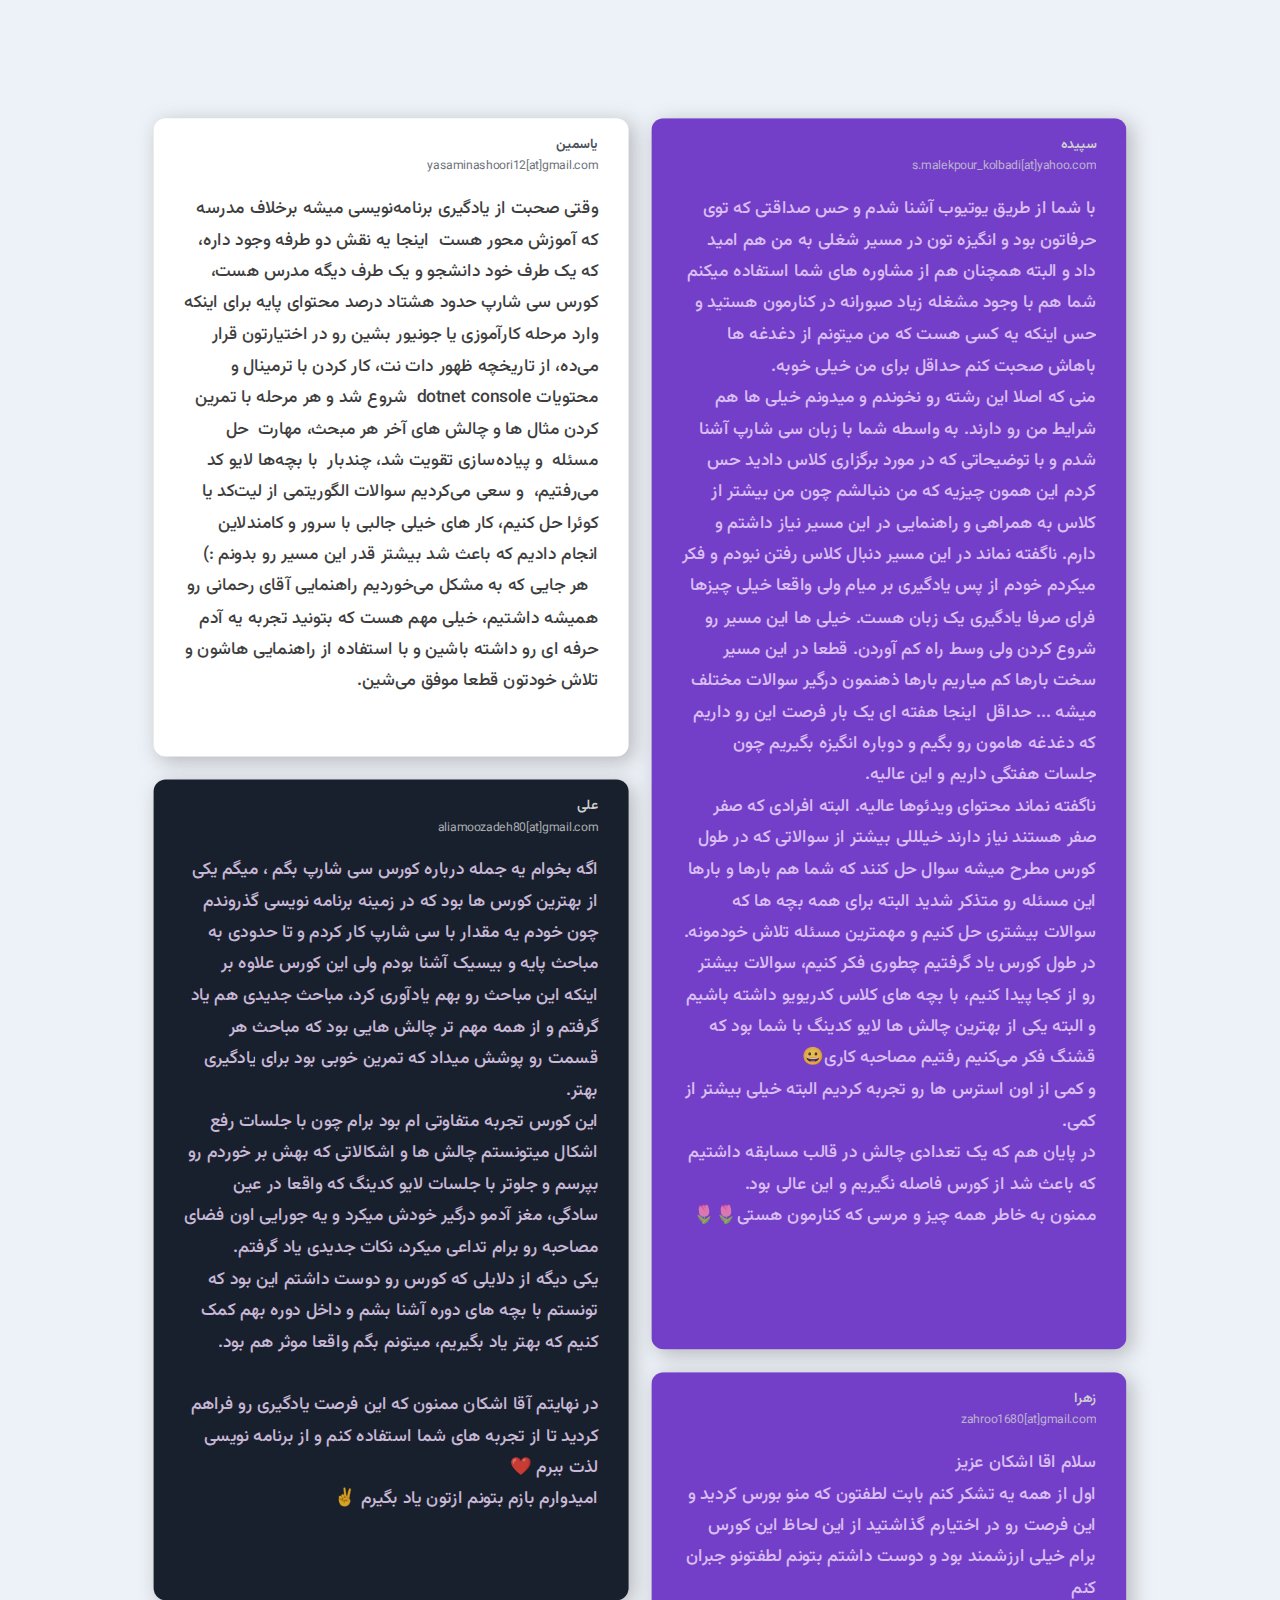
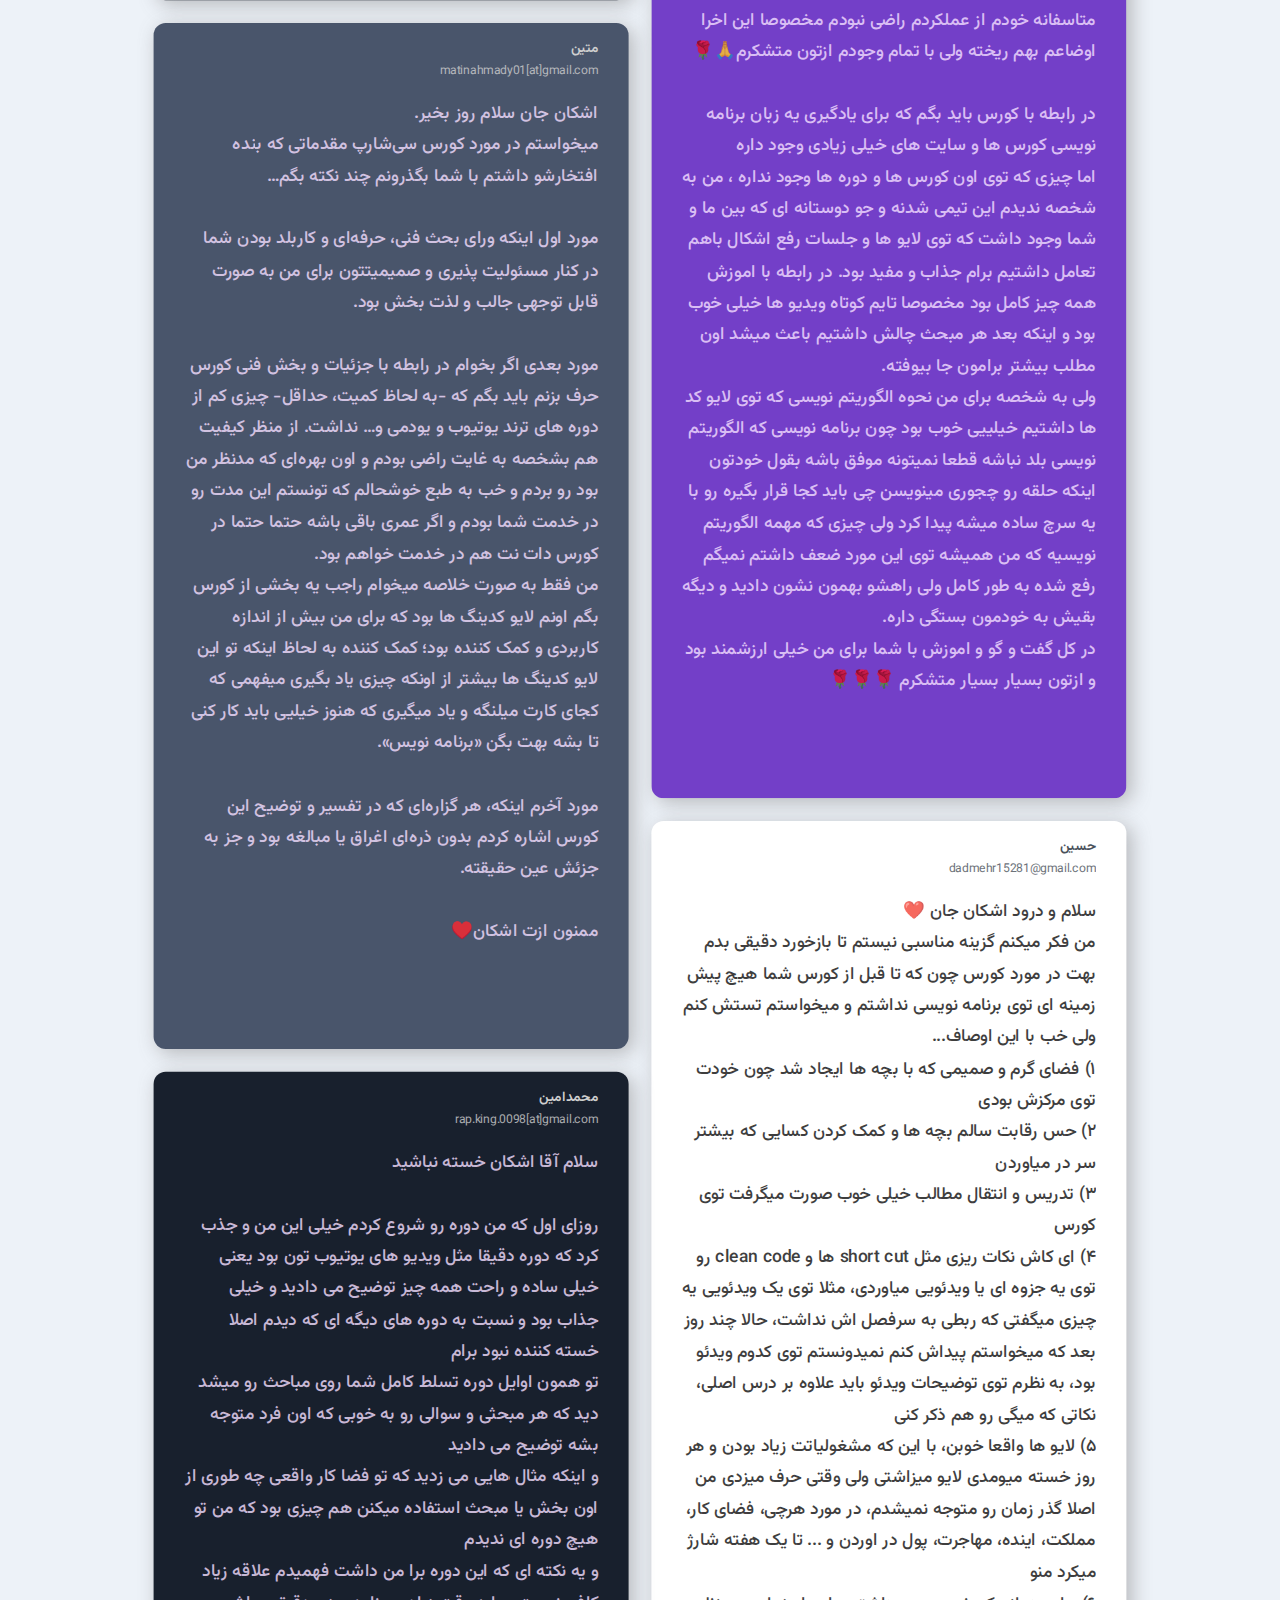
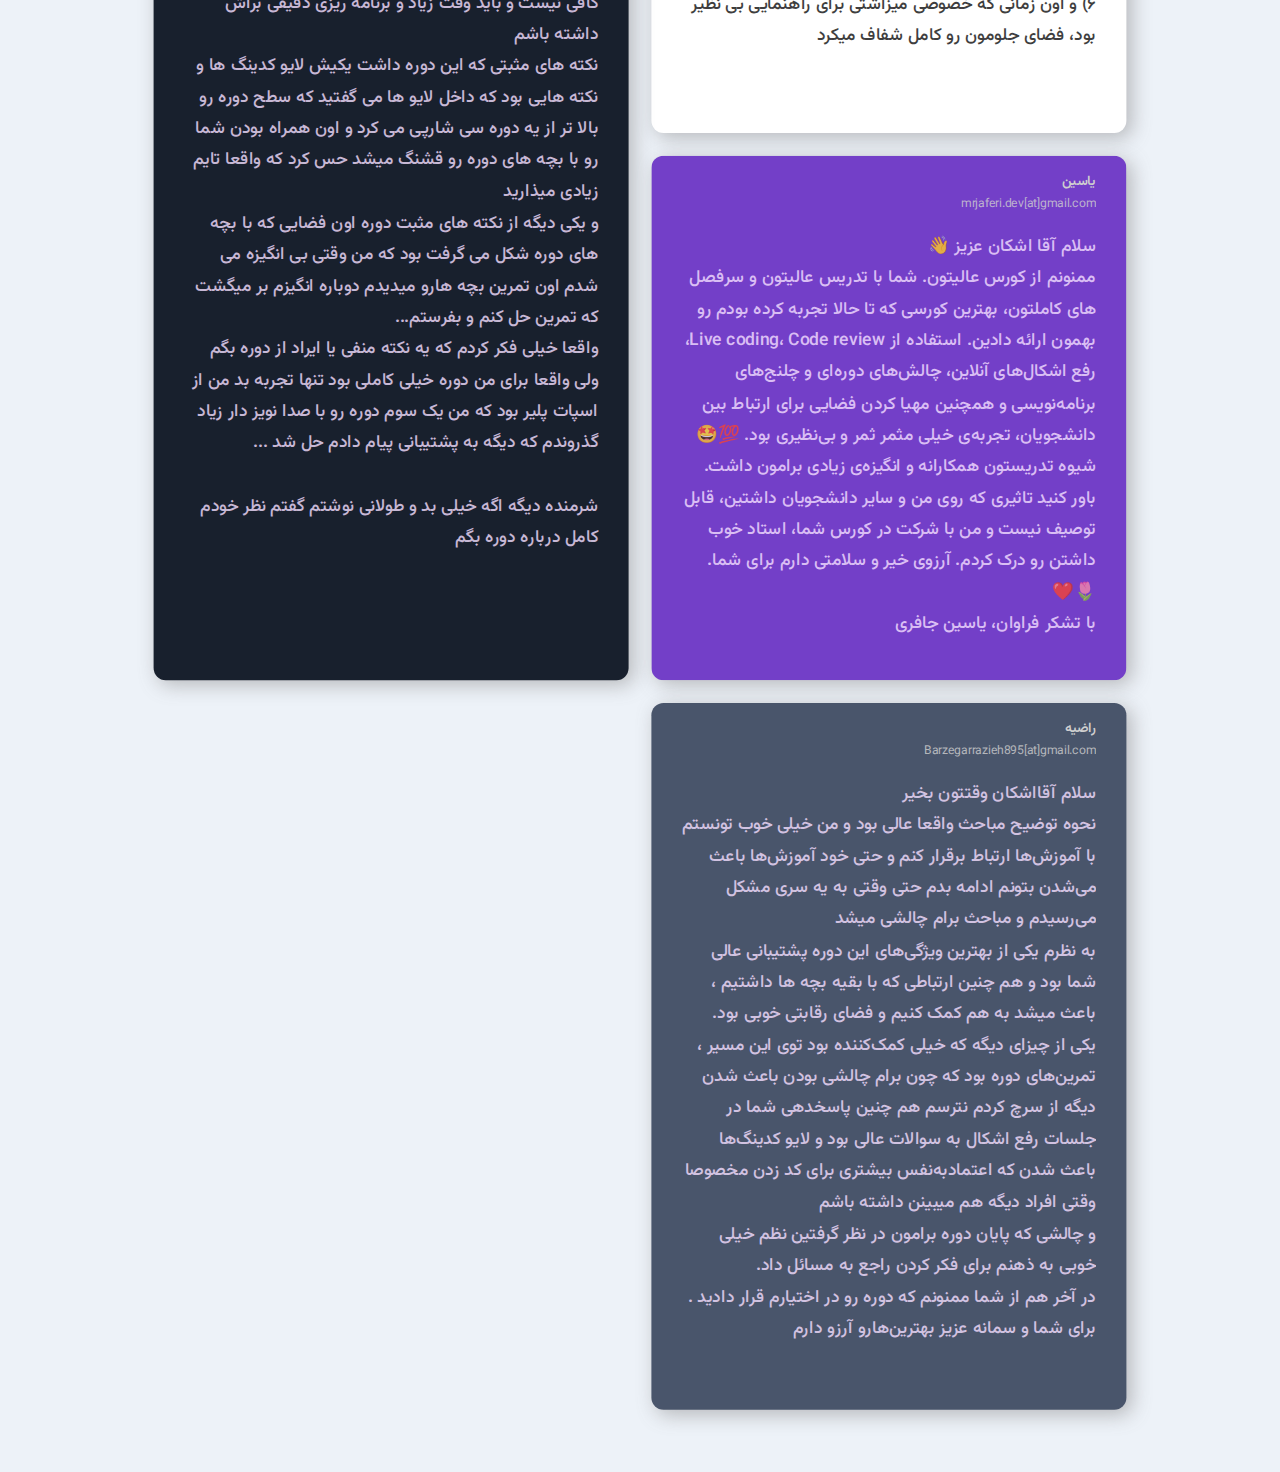
<file: term2/csharp/index.html>
<!DOCTYPE html>
<html lang="en">
  <head>
    <meta charset="UTF-8" />
    <meta name="viewport" content="width=device-width, initial-scale=1.0" />
    <meta name="description" content="Starter Course Testimonials ♥️" />
    <meta
      name="keywords"
      content="Samane, Yaghoobi, frontend developer, programming course"
    />
    <meta name="author" content="Samane Yaghoobi" />
    <meta property="og:title" content="Samane Yaghoobi" />
    <meta property="og:type" content="website" />
    <meta property="og:description" content="Starter Course Testimonials ♥️" />
    <meta
      property="og:image"
      content="https://raw.githubusercontent.com/SamaneYaghoobi/SamaneYaghoobi.github.io/main/SamaneYaghoobi.jpg"
    />
    <meta name="twitter:card" content="summary" />
    <meta name="twitter:title" content="Samane Yaghoobi" />
    <meta name="twitter:description" content="Starter Course Testimonials ♥️" />
    <meta
      name="twitter:image"
      content="https://raw.githubusercontent.com/SamaneYaghoobi/SamaneYaghoobi.github.io/main/SamaneYaghoobi.jpg"
    />

    <link rel="stylesheet" type="text/css" href="style.css" />
    <link rel="icon" type="image/x-icon" href="../favicon.ico" />

    <link rel="preconnect" href="https://fonts.googleapis.com" />
    <link rel="preconnect" href="https://fonts.gstatic.com" crossorigin />
    <link
      href="https://fonts.googleapis.com/css2?family=Vazirmatn:wght@500;600&display=swap"
      rel="stylesheet"
    />
    <title>Starter Course Testimonials ♥️</title>
  </head>
  <body>
    <div class="grid">
      <div class="back-purple container">
        <div class="content">
          <div class="userdetails">
            <div class="detbox">
              <p class="name">سپیده</p>
              <p class="designation">s.malekpour_kolbadi[at]yahoo.com</p>
            </div>
          </div>
          <div class="review">
            <p>
              با شما از طریق یوتیوب آشنا شدم و حس صداقتی که توی حرفاتون بود و
              انگیزه تون در مسیر شغلی به من هم امید داد و البته همچنان هم از
              مشاوره های شما استفاده میکنم شما هم با وجود مشغله زیاد صبورانه در
              کنارمون هستید و حس اینکه یه کسی هست که من میتونم از دغدغه ها باهاش
              صحبت کنم حداقل برای من خیلی خوبه.
              <br />منی که اصلا این رشته رو نخوندم و میدونم خیلی ها هم شرایط من
              رو دارند. به واسطه شما با زبان سی شارپ آشنا شدم و با توضیحاتی که
              در مورد برگزاری کلاس دادید حس کردم این همون چیزیه که من دنبالشم
              چون من بیشتر از کلاس به همراهی و راهنمایی در این مسیر نیاز داشتم و
              دارم. ناگفته نماند در این مسیر دنبال کلاس رفتن نبودم و فکر میکردم
              خودم از پس یادگیری بر میام ولی واقعا خیلی چیزها فرای صرفا یادگیری
              یک زبان هست. خیلی ها این مسیر رو شروع کردن ولی وسط راه کم آوردن.
              قطعا در این مسیر سخت بارها کم میاریم بارها ذهنمون درگیر سوالات
              مختلف میشه ... حداقل  اینجا هفته ای یک بار فرصت این رو داریم که
              دغدغه هامون رو بگیم و دوباره انگیزه بگیریم چون جلسات هفتگی داریم و
              این عالیه. <br />
              ناگفته نماند محتوای ویدئوها عالیه. البته افرادی که صفر صفر هستند
              نیاز دارند خیلللی بیشتر از سوالاتی که در طول کورس مطرح میشه سوال
              حل کنند که شما هم بارها و بارها این مسئله رو متذکر شدید البته برای
              همه بچه ها که سوالات بیشتری حل کنیم و مهمترین مسئله تلاش خودمونه.
              <br />
              در طول کورس یاد گرفتیم چطوری فکر کنیم، سوالات بیشتر رو از کجا پیدا
              کنیم، با بچه های کلاس کدریویو داشته باشیم و البته یکی از بهترین
              چالش ها لایو کدینگ با شما بود که قشنگ فکر می‌کنیم رفتیم مصاحبه
              کاری😀
              <br />
              و کمی از اون استرس ها رو تجربه کردیم البته خیلی بیشتر از کمی.
              <br />
              در پایان هم که یک تعدادی چالش در قالب مسابقه داشتیم که باعث شد از
              کورس فاصله نگیریم و این عالی بود. <br />
              ممنون به خاطر همه چیز و مرسی که کنارمون هستی🌷🌷
            </p>
          </div>
        </div>
      </div>
<!--     <div class="back-gray container">
        <div class="content">
          <div class="userdetails">
            <div class="detbox">
              <p class="name">محمد</p>
              <p class="designation">mohammadkhatibi7272[at]gmail.com</p>
            </div>
          </div>
          <div class="review">
            <p>
              سلام اشکان عزیز <br />
              دوره c# خوب بود <br />
              بخوام نکات مثبت شاخص دوره رو بشمارم<br />
              *تعاملی بودن دوره<br />
              <br />
              *کامیونیتی بچه ها تو ورودی اول همه عالی بودن و به هم دیگه انگیزه
              میدادن<br />
              <br />
              *محتوای دوره که پروژه محور و خوب بود.یه سری موارد مثل ترفندهای وی
              اس کد،اسنیپد کدها،کامند لاین و...به صورت پراکنده گفته شد که آشنایی
              با این موارد ابتدای کار عالی بود میتونستیم ساعت ها بریم داکیومنت
              بخونیم و ...تو هر مورد که دوس داشتیم عمیق تر بشیم
              <br /><br />
              *لایو های رفع اشکال حرف نداشت و نقش خوبی تو حفظ انگیزه بچه ها داشت
              <br /><br />

              *لایو کد ها عالی پیش رفت یه جورایی شبیه سازی فضای مصاحبه بود و شما
              با طرز فکر ها مختلف و با شرایط مصاحبه آشنا میشدی<br />
              ضمن اینکه اون رقابت بین بچه ها کارو فان کرده بود و همه منتظر لایو
              کد بعدی بودن😅
              <br />
              *مهمترین مورد این بود که شما حس میکنید مدرس دوره دنبال ایجاد یه
              خونواده برنامه نویس در کنار خودش هست و با دل و جون برای بهتر شدن
              مسیر برنامه نویسی و اهداف بچه ها تلاش میکنه
            </p>
          </div>
        </div>
      </div> -->
      <div class="back-light container">
        <div class="content">
          <div class="userdetails">
            <div class="detbox">
              <p class="name dark">یاسمین</p>
              <p class="designation dark">yasaminashoori12[at]gmail.com</p>
            </div>
          </div>
          <div class="review dark">
            <p>
              وقتی صحبت از یادگیری برنامه‌نویسی میشه برخلاف مدرسه که آموزش محور
              هست  اینجا یه نقش دو طرفه وجود داره، که یک طرف خود دانشجو و یک طرف
              دیگه مدرس هست،  کورس سی شارپ حدود هشتاد درصد محتوای پایه برای
              اینکه وارد مرحله کارآموزی یا جونیور بشین رو در اختیارتون قرار
              می‌ده، از تاریخچه ظهور دات نت، کار کردن با ترمینال و محتویات
              dotnet console  شروع شد و هر مرحله با تمرین کردن مثال ها و چالش
              های آخر هر مبحث، مهارت  حل مسئله  و پیاده‌سازی تقویت شد، چندبار 
              با بچه‌ها لایو کد می‌رفتیم،  و سعی می‌کردیم سوالات الگوریتمی از
              لیت‌کد یا کوئرا حل کنیم، کار های خیلی جالبی با سرور و کامندلاین
              انجام دادیم که باعث شد بیشتر قدر این مسیر رو بدونم :)<br />
                هر جایی که به مشکل می‌خوردیم راهنمایی آقای رحمانی رو همیشه
              داشتیم، خیلی مهم هست که بتونید تجربه یه آدم حرفه ای رو داشته باشین
              و با استفاده از راهنمایی هاشون و تلاش خودتون قطعا موفق می‌شین.
            </p>
          </div>
        </div>
      </div>
      <div class="back-dark container">
        <div class="content">
          <div class="userdetails">
            <div class="detbox">
              <p class="name">علی</p>
              <p class="designation">aliamoozadeh80[at]gmail.com</p>
            </div>
          </div>
          <div class="review">
            <p>
              اگه بخوام یه جمله درباره کورس سی شارپ بگم ، میگم یکی از بهترین
              کورس ها بود که در زمینه برنامه نویسی گذروندم چون خودم یه مقدار با
              سی شارپ کار کردم و تا حدودی به مباحث پایه و بیسیک آشنا بودم ولی
              این کورس علاوه بر اینکه این مباحث رو بهم یادآوری کرد، مباحث جدیدی
              هم یاد گرفتم و از همه مهم تر چالش هایی بود که مباحث هر قسمت رو
              پوشش میداد که تمرین خوبی بود برای یادگیری بهتر.<br />
              این کورس تجربه متفاوتی ام بود برام چون با جلسات رفع اشکال میتونستم
              چالش ها و اشکالاتی که بهش بر خوردم رو بپرسم و جلوتر با جلسات لایو
              کدینگ که واقعا در عین سادگی، مغز آدمو درگیر خودش میکرد و یه جورایی
              اون فضای مصاحبه رو برام تداعی میکرد، نکات جدیدی یاد گرفتم.<br />
              یکی دیگه از دلایلی که کورس رو دوست داشتم این بود که تونستم با بچه
              های دوره آشنا بشم و داخل دوره بهم کمک کنیم که بهتر یاد بگیریم،
              میتونم بگم واقعا موثر هم بود.<br /><br />

              در نهایتم آقا اشکان ممنون که این فرصت یادگیری رو فراهم کردید تا از
              تجربه های شما استفاده کنم و از برنامه نویسی لذت ببرم ❤️<br />
              امیدوارم بازم بتونم ازتون یاد بگیرم ✌️
            </p>
          </div>
        </div>
      </div>
      <div class="back-purple container">
        <div class="content">
          <div class="userdetails">
            <div class="detbox">
              <p class="name">زهرا</p>
              <p class="designation">zahroo1680[at]gmail.com</p>
            </div>
          </div>
          <div class="review">
            <p>
              سلام اقا اشکان عزیز<br />
              اول از همه یه تشکر کنم بابت لطفتون که منو بورس کردید و این فرصت رو
              در اختیارم گذاشتید از این لحاظ این کورس برام خیلی ارزشمند بود و
              دوست داشتم بتونم لطفتونو جبران کنم<br />
              متاسفانه خودم از عملکردم راضی نبودم مخصوصا این اخرا اوضاعم بهم
              ریخته ولی با تمام وجودم ازتون متشکرم🙏🌹
              <br /><br />
              در رابطه با کورس باید بگم که برای یادگیری یه زبان برنامه نویسی
              کورس ها و سایت های خیلی زیادی وجود داره <br />
              اما چیزی که توی اون کورس ها و دوره ها وجود نداره ، من به شخصه
              ندیدم این تیمی شدنه و جو دوستانه ای که بین ما و شما وجود داشت که
              توی لایو ها و جلسات رفع اشکال باهم تعامل داشتیم برام جذاب و مفید
              بود. در رابطه با اموزش همه چیز کامل بود مخصوصا تایم کوتاه ویدیو ها
              خیلی خوب بود و اینکه بعد هر مبحث چالش داشتیم باعث میشد اون مطلب
              بیشتر برامون جا بیوفته.<br />
              ولی به شخصه برای من نحوه الگوریتم نویسی که توی لایو کد ها داشتیم
              خیلییی خوب بود چون برنامه نویسی که الگوریتم نویسی بلد نباشه قطعا
              نمیتونه موفق باشه بقول خودتون اینکه حلقه رو چجوری مینویسن چی باید
              کجا قرار بگیره رو با یه سرچ ساده میشه پیدا کرد ولی چیزی که مهمه
              الگوریتم نویسیه که من همیشه توی این مورد ضعف داشتم نمیگم رفع شده
              به طور کامل ولی راهشو بهمون نشون دادید و دیگه بقیش به خودمون بستگی
              داره.<br />
              در کل گفت و گو و اموزش با شما برای من خیلی ارزشمند بود و ازتون
              بسیار بسیار متشکرم 🌹🌹🌹
            </p>
          </div>
        </div>
      </div>
      <div class="back-gray container">
        <div class="content">
          <div class="userdetails">
            <div class="detbox">
              <p class="name">متین</p>
              <p class="designation">matinahmady01[at]gmail.com</p>
            </div>
          </div>
          <div class="review">
            <p>
              اشکان جان سلام روز بخیر.<br />
              میخواستم در مورد کورس سی‌شارپ مقدماتی که بنده افتخارشو داشتم با
              شما بگذرونم چند نکته بگم…
              <br /><br />
              مورد اول اینکه ورای بحث فنی، حرفه‌ای و کاربلد بودن شما در کنار
              مسئولیت پذیری و صمیمیتتون برای من به صورت قابل توجهی جالب و لذت
              بخش بود.
              <br /><br />
              مورد بعدی اگر بخوام در رابطه با جزئیات و بخش فنی کورس حرف بزنم
              باید بگم که -به لحاظ کمیت، حداقل- چیزی کم از دوره های ترند یوتیوب
              و یودمی و… نداشت. از منظر کیفیت هم بشخصه به غایت راضی بودم و اون
              بهره‌ای که مدنظر من بود رو بردم و خب به طبع خوشحالم که تونستم این
              مدت رو در خدمت شما بودم و اگر عمری باقی باشه حتما حتما در کورس دات
              نت هم در خدمت خواهم بود.<br />
              من فقط به صورت خلاصه میخوام راجب یه بخشی از کورس بگم اونم لایو
              کدینگ ها بود که برای من بیش از اندازه کاربردی و کمک کننده بود؛ کمک
              کننده به لحاظ اینکه تو این لایو کدینگ ها بیشتر از اونکه چیزی یاد
              بگیری میفهمی که کجای کارت میلنگه و یاد میگیری که هنوز خیلیی باید
              کار کنی تا بشه بهت بگن «برنامه نویس».
              <br /><br />
              مورد آخرم اینکه، هر گزاره‌ای که در تفسیر و توضیح این کورس اشاره
              کردم بدون ذره‌ای اغراق یا مبالغه بود و جز به جزئش عین حقیقته.
              <br /><br />
              ممنون ازت اشکان♥️
            </p>
          </div>
        </div>
      </div>
      <div class="back-light container">
        <div class="content">
          <div class="userdetails">
            <div class="detbox">
              <p class="name dark">حسین</p>
              <p class="designation dark">dadmehr15281@gmail.com</p>
            </div>
          </div>
          <div class="review dark">
            <p>
              سلام و درود اشکان جان ❤️ <br />
              من فکر میکنم گزینه مناسبی نیستم تا بازخورد دقیقی بدم بهت در مورد
              کورس چون که تا قبل از کورس شما هیچ پیش زمینه ای توی برنامه نویسی
              نداشتم و میخواستم تستش کنم<br />
              ولی خب با این اوصاف...<br />
              ۱) فضای گرم و صمیمی که با بچه ها ایجاد شد چون خودت توی مرکزش
              بودی<br />
              ۲) حس رقابت سالم بچه ها و کمک کردن کسایی که بیشتر سر در میاوردن<br />
              ۳) تدریس و انتقال مطالب خیلی خوب صورت میگرفت توی کورس <br />
              ۴) ای کاش نکات ریزی مثل short cut ها و clean code رو توی یه جزوه
              ای یا ویدئویی میاوردی، مثلا توی یک ویدئویی یه چیزی میگفتی که ربطی
              به سرفصل اش نداشت، حالا چند روز بعد که میخواستم پیداش کنم
              نمیدونستم توی کدوم ویدئو بود، به نظرم توی توضیحات ویدئو باید علاوه
              بر درس اصلی، نکاتی که میگی رو هم ذکر کنی<br />
              ۵) لایو ها واقعا خوبن، با این که مشغولیاتت زیاد بودن و هر روز خسته
              میومدی لایو میزاشتی ولی وقتی حرف میزدی من اصلا گذر زمان رو متوجه
              نمیشدم، در مورد هرچی، فضای کار، مملکت، اینده، مهاجرت، پول در اوردن
              و ... تا یک هفته شارژ میکرد منو<br />
              ۶) و اون زمانی که خصوصی میزاشتی برای راهنمایی بی نظیر بود، فضای
              جلومون رو کامل شفاف میکرد
            </p>
          </div>
        </div>
      </div>
      <div class="back-dark container">
        <div class="content">
          <div class="userdetails">
            <div class="detbox">
              <p class="name">محمدامین</p>
              <p class="designation">rap.king.0098[at]gmail.com</p>
            </div>
          </div>
          <div class="review">
            <p>
              سلام آقا اشکان خسته نباشید
              <br /><br />
              روزای اول که من دوره رو شروع کردم خیلی این من و جذب کرد که دوره
              دقیقا مثل ویدیو های یوتیوب تون بود یعنی خیلی ساده و راحت همه چیز
              توضیح می دادید و خیلی جذاب بود و نسبت به دوره های دیگه ای که دیدم
              اصلا خسته کننده نبود برام<br />
              تو همون اوایل دوره تسلط کامل شما روی مباحث رو میشد دید که هر مبحثی
              و سوالی رو به خوبی که اون فرد متوجه بشه توضیح می دادید <br />
              و اینکه مثال هایی می زدید که تو فضا کار واقعی چه طوری از اون بخش
              یا مبحث استفاده میکنن هم چیزی بود که من تو هیچ دوره ای ندیدم
              <br />
              و یه نکته ای که این دوره برا من داشت فهمیدم علاقه زیاد کافی نیست و
              باید وقت زیاد و برنامه ریزی دقیقی براش داشته باشم <br />
              نکته های مثبتی که این دوره داشت یکیش لایو کدینگ ها و نکته هایی بود
              که داخل لایو ها می گفتید که سطح دوره رو بالا تر از یه دوره سی
              شارپی می کرد و اون همراه بودن شما رو با بچه های دوره رو قشنگ میشد
              حس کرد که واقعا تایم زیادی میذارید<br />
              و یکی دیگه از نکته های مثبت دوره اون فضایی که با بچه های دوره شکل
              می گرفت بود که من وقتی بی انگیزه می شدم اون تمرین بچه هارو میدیدم
              دوباره انگیزم بر میگشت که تمرین حل کنم و بفرستم...<br />
              واقعا خیلی فکر کردم که یه نکته منفی یا ایراد از دوره بگم ولی واقعا
              برای من دوره خیلی کاملی بود تنها تجربه بد من از اسپات پلیر بود که
              من یک سوم دوره رو با صدا نویز دار زیاد گذروندم که دیگه به پشتیبانی
              پیام دادم حل شد ...
              <br /><br />
              شرمنده دیگه اگه خیلی بد و طولانی نوشتم گفتم نظر خودم کامل درباره
              دوره بگم
            </p>
          </div>
        </div>
      </div>
      <div class="back-purple container">
        <div class="content">
          <div class="userdetails">
            <div class="detbox">
              <p class="name">یاسین</p>
              <p class="designation">mrjaferi.dev[at]gmail.com</p>
            </div>
          </div>
          <div class="review">
            <p>
              سلام آقا اشکان عزیز 👋<br />
              ممنونم از کورس عالیتون. شما با تدریس عالیتون و سرفصل های کاملتون،
              بهترین کورسی که تا حالا تجربه کرده بودم رو بهمون ارائه دادین.
              استفاده از Live coding، Code review، رفع اشکال‌های آنلاین،
              چالش‌های دوره‌ای و چلنج‌های برنامه‌نویسی و همچنین مهیا کردن فضایی
              برای ارتباط بین دانشجویان، تجربه‌‌ی خیلی مثمر ثمر و بی‌نظیری بود.
              💯🤩<br />
              شیوه تدریستون همکارانه و انگیزه‌ی زیادی برامون داشت. باور کنید
              تاثیری که روی من و سایر دانشجویان داشتین، قابل توصیف نیست و من با
              شرکت در کورس شما، استاد خوب داشتن رو درک کردم. آرزوی خیر و سلامتی
              دارم برای شما. 🌷❤️<br />
              با تشکر فراوان، یاسین جافری
            </p>
          </div>
        </div>
      </div>
      <div class="back-gray container">
        <div class="content">
          <div class="userdetails">
            <div class="detbox">
              <p class="name">راضیه</p>
              <p class="designation">Barzegarrazieh895[at]gmail.com</p>
            </div>
          </div>
          <div class="review">
            <p>
              سلام آقااشکان وقتتون بخیر<br />
              نحوه توضیح مباحث واقعا عالی بود و من خیلی خوب تونستم با آموزش‌ها
              ارتباط برقرار کنم و حتی خود آموزش‌ها باعث می‌شدن بتونم ادامه بدم
              حتی وقتی به یه سری مشکل می‌رسیدم و مباحث برام چالشی میشد<br />
              به نظرم یکی از بهترین ویژگی‌های این دوره پشتیبانی عالی شما بود و
              هم چنین ارتباطی که با بقیه بچه ها داشتیم ، باعث میشد به هم کمک
              کنیم و فضای رقابتی خوبی بود.<br />
              یکی از چیزای دیگه که خیلی کمک‌کننده بود توی این مسیر ، تمرین‌های
              دوره بود که چون برام چالشی بودن باعث شدن دیگه از سرچ کردم نترسم هم
              چنین پاسخدهی شما در جلسات رفع اشکال به سوالات عالی بود و لایو
              کدینگ‌ها باعث شدن که اعتماد‌به‌نفس بیشتری برای کد زدن مخصوصا وقتی
              افراد دیگه هم میبینن داشته باشم<br />
              و چالشی که پایان دوره برامون در نظر گرفتین نظم خیلی خوبی به ذهنم
              برای فکر کردن راجع به مسائل داد.<br />
              در آخر هم از شما ممنونم که دوره رو در اختیارم قرار دادید . برای
              شما و سمانه عزیز بهترین‌هارو آرزو دارم
            </p>
          </div>
        </div>
      </div>
    </div>
    <script src="script.js"></script>
  </body>
</html>
</file>
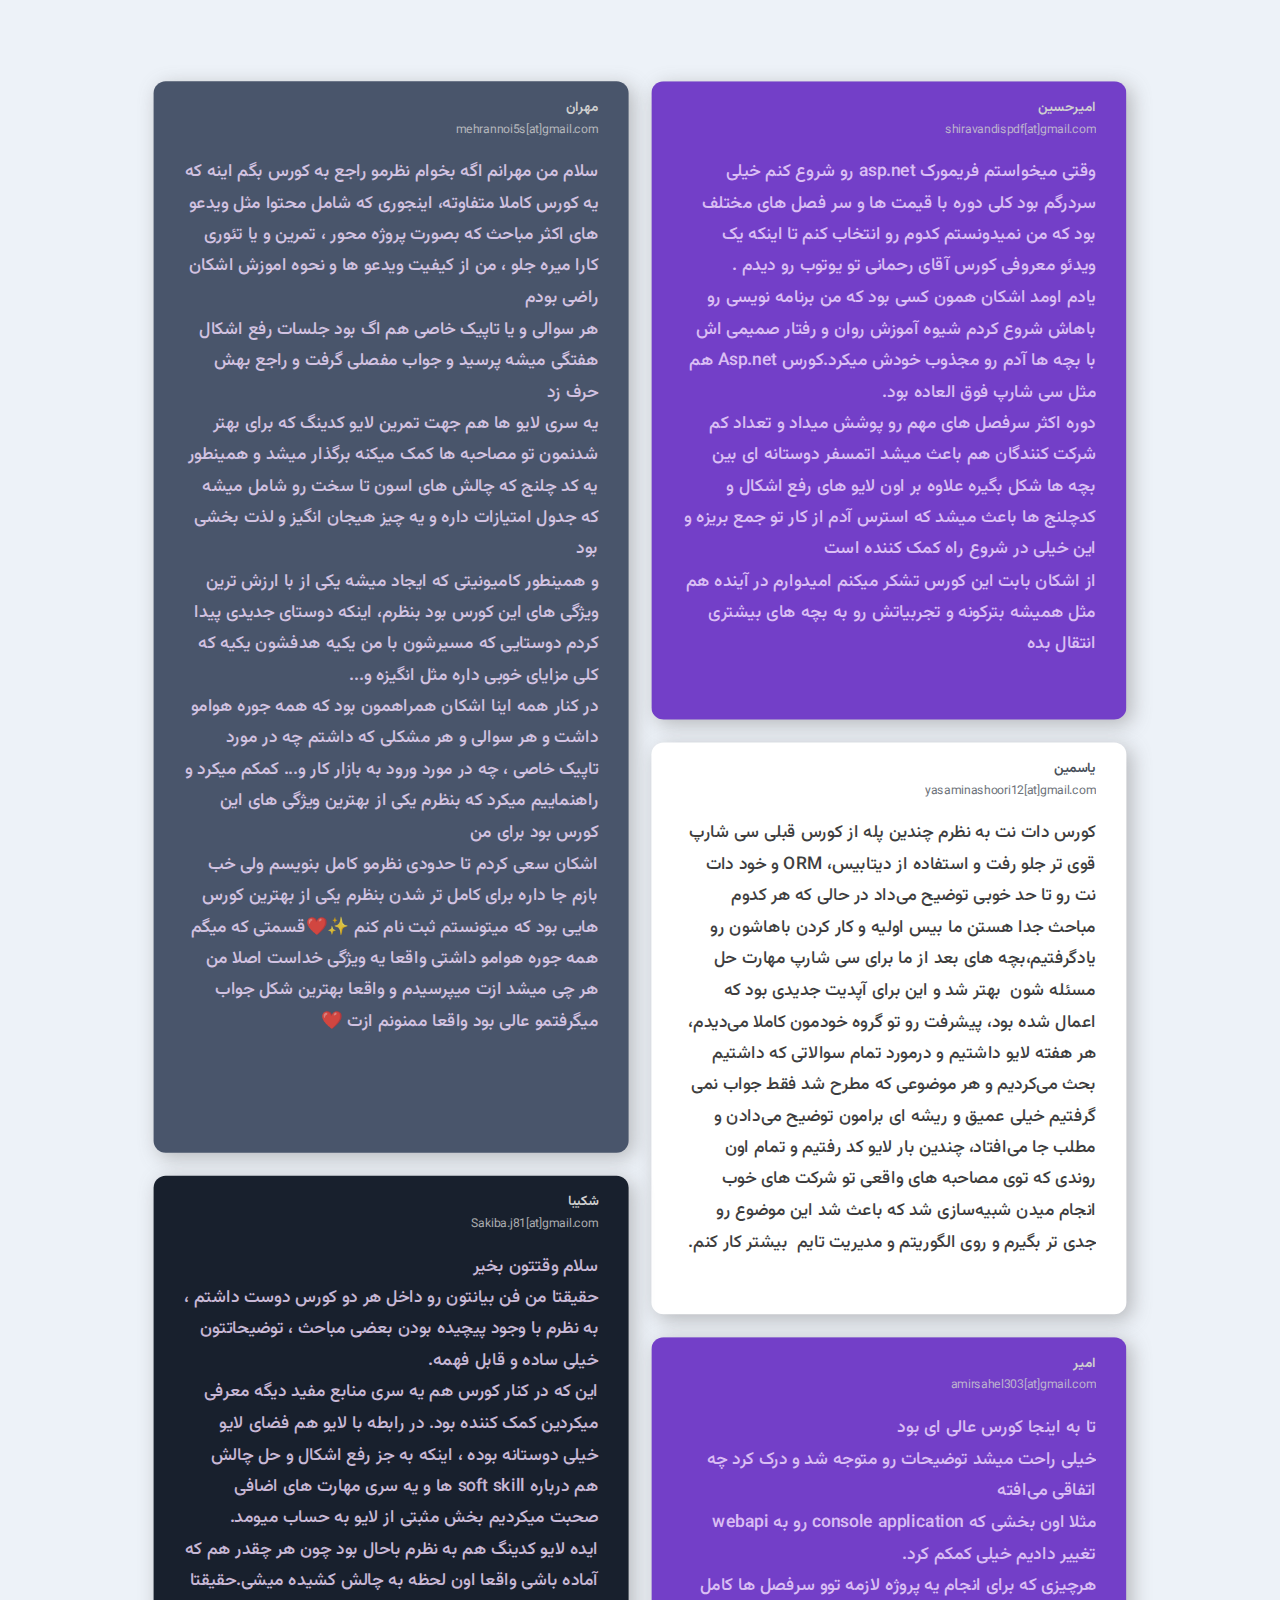
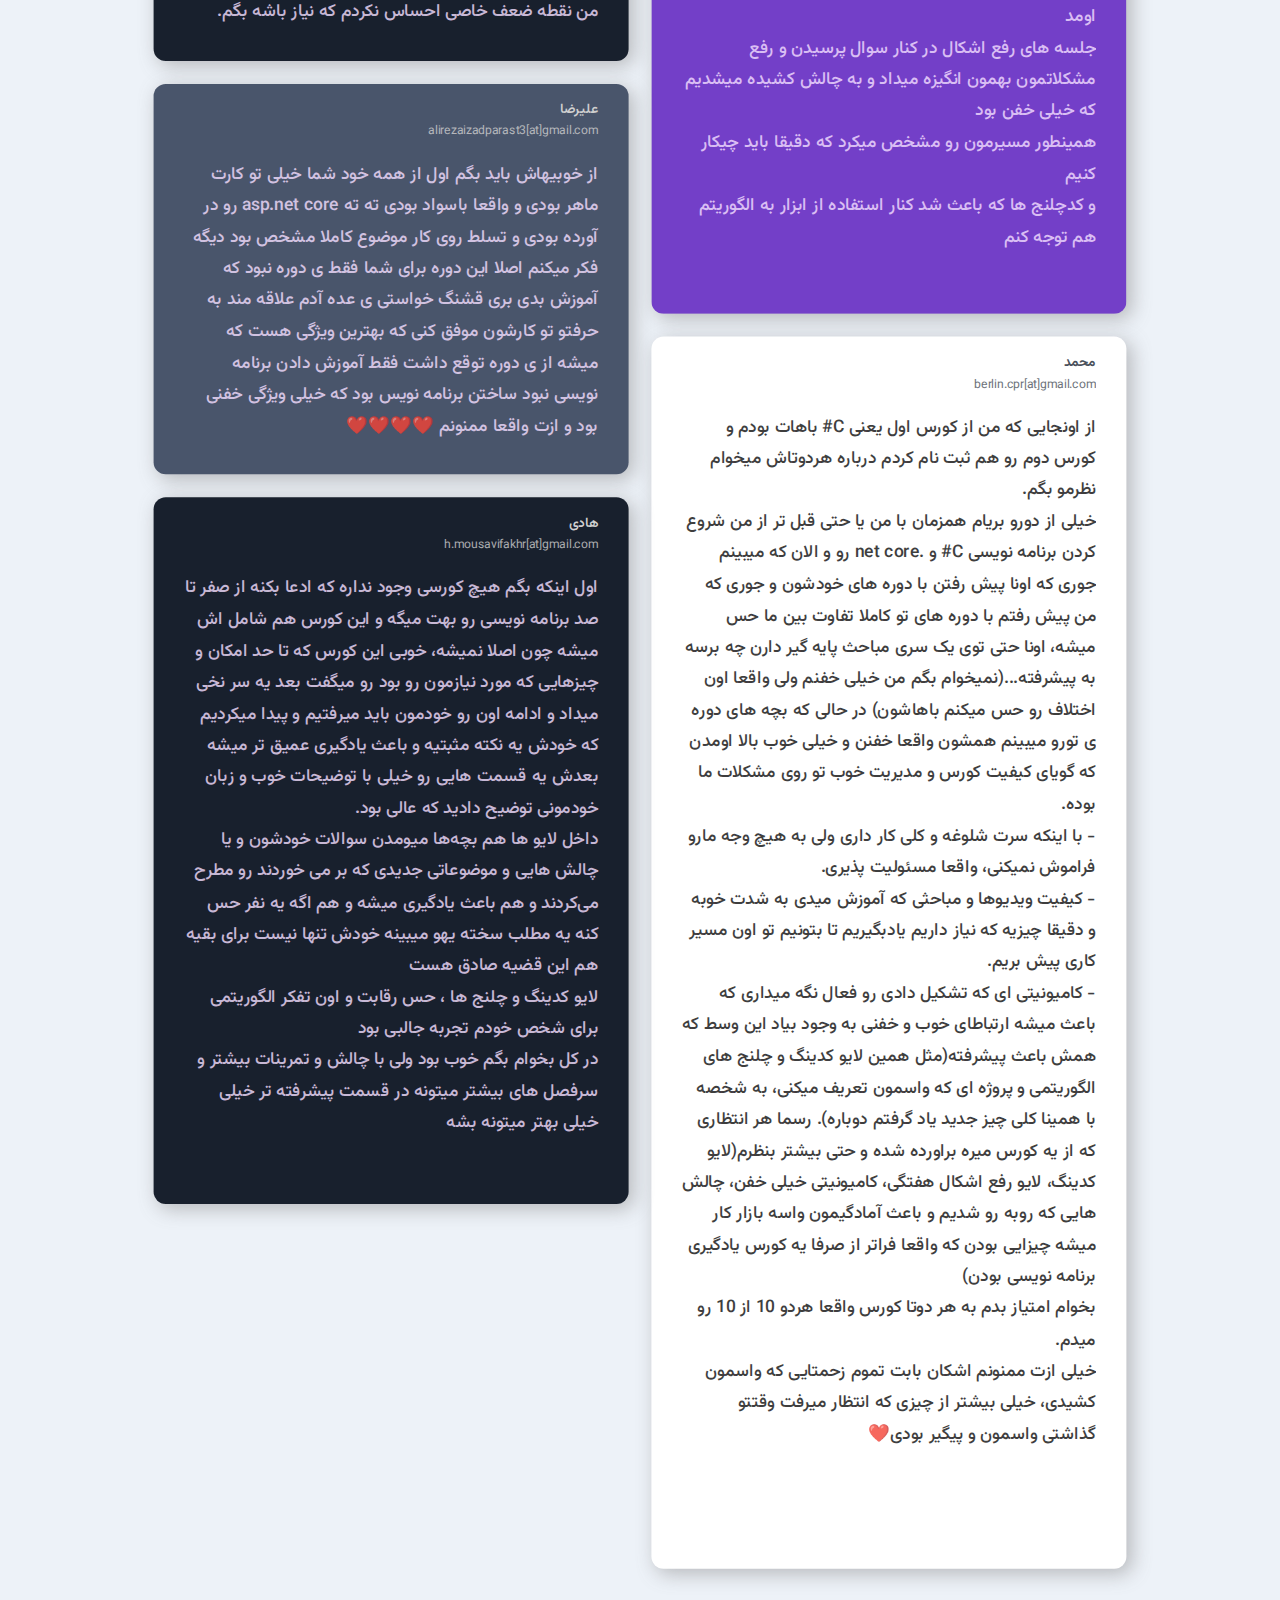
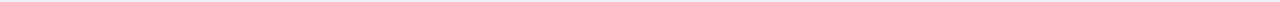
<file: term2/dotnet/index.html>
<!DOCTYPE html>
<html lang="en">
  <head>
    <meta charset="UTF-8" />
    <meta name="viewport" content="width=device-width, initial-scale=1.0" />
    <meta name="description" content="Starter Course Testimonials ♥️" />
    <meta
      name="keywords"
      content="Samane, Yaghoobi, frontend developer, programming course"
    />
    <meta name="author" content="Samane Yaghoobi" />
    <meta property="og:title" content="Samane Yaghoobi" />
    <meta property="og:type" content="website" />
    <meta property="og:description" content="Starter Course Testimonials ♥️" />
    <meta
      property="og:image"
      content="https://raw.githubusercontent.com/SamaneYaghoobi/SamaneYaghoobi.github.io/main/SamaneYaghoobi.jpg"
    />
    <meta name="twitter:card" content="summary" />
    <meta name="twitter:title" content="Samane Yaghoobi" />
    <meta name="twitter:description" content="Starter Course Testimonials ♥️" />
    <meta
      name="twitter:image"
      content="https://raw.githubusercontent.com/SamaneYaghoobi/SamaneYaghoobi.github.io/main/SamaneYaghoobi.jpg"
    />

    <link rel="stylesheet" type="text/css" href="style.css" />
    <link rel="icon" type="image/x-icon" href="../favicon.ico" />

    <link rel="preconnect" href="https://fonts.googleapis.com" />
    <link rel="preconnect" href="https://fonts.gstatic.com" crossorigin />
    <link
      href="https://fonts.googleapis.com/css2?family=Vazirmatn:wght@500;600&display=swap"
      rel="stylesheet"
    />
    <title>Starter Course Testimonials ♥️</title>
  </head>
  <body>
    <div class="grid">
      <div class="back-purple container">
        <div class="content">
          <div class="userdetails">
            <div class="detbox">
              <p class="name">امیرحسین</p>
              <p class="designation">shiravandispdf[at]gmail.com</p>
            </div>
          </div>
          <div class="review">
            <p>
              وقتی میخواستم فریمورک asp.net رو شروع کنم خیلی سردرگم بود کلی دوره
              با قیمت ها و سر فصل های مختلف بود که من نمیدونستم کدوم رو انتخاب
              کنم تا اینکه یک ویدئو معروفی کورس آقای رحمانی تو یوتوب رو دیدم
              .<br />
              یادم اومد اشکان همون کسی بود که من برنامه نویسی رو باهاش شروع کردم
              شیوه آموزش روان و رفتار صمیمی اش با بچه ها آدم رو مجذوب خودش
              میکرد.کورس Asp.net هم مثل سی شارپ فوق العاده بود. <br />
              دوره اکثر سرفصل های مهم رو پوشش میداد و تعداد کم شرکت کنندگان هم
              باعث میشد اتمسفر دوستانه ای بین بچه ها شکل بگیره علاوه بر اون لایو
              های رفع اشکال و کدچلنج ها باعث میشد که استرس آدم از کار تو جمع
              بریزه و این خیلی در شروع راه کمک کننده است <br />
              از اشکان بابت این کورس تشکر میکنم امیدوارم در آینده هم مثل همیشه
              بترکونه و تجربیاتش رو به بچه های بیشتری انتقال بده
            </p>
          </div>
        </div>
      </div>
      <div class="back-gray container">
        <div class="content">
          <div class="userdetails">
            <div class="detbox">
              <p class="name">مهران</p>
              <p class="designation">mehrannoi5s[at]gmail.com</p>
            </div>
          </div>
          <div class="review">
            <p>
              سلام من مهرانم اگه بخوام نظرمو راجع به کورس بگم اینه که یه کورس
              کاملا متفاوته، اینجوری که شامل محتوا مثل ویدعو های اکثر مباحث که
              بصورت پروژه محور ، تمرین و یا تئوری کارا میره جلو ، من از کیفیت
              ویدعو ها و نحوه اموزش اشکان راضی بودم <br />
              هر سوالی و یا تاپیک خاصی هم اگ بود جلسات رفع اشکال هفتگی میشه
              پرسید و جواب مفصلی گرفت و راجع بهش حرف زد<br />
              یه سری لایو ها هم جهت تمرین لایو کدینگ که برای بهتر شدنمون تو
              مصاحبه ها کمک میکنه برگذار میشد و همینطور یه کد چلنج که چالش های
              اسون تا سخت رو شامل میشه که جدول امتیازات داره و یه چیز هیجان
              انگیز و لذت بخشی بود <br />
              و همینطور کامیونیتی که ایجاد میشه یکی از با ارزش ترین ویژگی های
              این کورس بود بنظرم، اینکه دوستای جدیدی پیدا کردم دوستایی که
              مسیرشون با من یکیه هدفشون یکیه که کلی مزایای خوبی داره مثل انگیزه
              و...
              <br />
              در کنار همه اینا اشکان همراهمون بود که همه جوره هوامو داشت و هر
              سوالی و هر مشکلی که داشتم چه در مورد تاپیک خاصی ، چه در مورد ورود
              به بازار کار و... کمکم میکرد و راهنماییم میکرد که بنظرم یکی از
              بهترین ویژگی های این کورس بود برای من
              <br />
              اشکان سعی کردم تا حدودی نظرمو کامل بنویسم ولی خب بازم جا داره برای
              کامل تر شدن بنظرم یکی از بهترین کورس هایی بود که میتونستم ثبت نام
              کنم ✨❤️قسمتی که میگم همه جوره هوامو داشتی واقعا یه ویژگی خداست
              اصلا من هر چی میشد ازت میپرسیدم و واقعا بهترین شکل جواب میگرفتمو
              عالی بود واقعا ممنونم ازت ❤️
            </p>
          </div>
        </div>
      </div>
      <div class="back-light container">
        <div class="content">
          <div class="userdetails">
            <div class="detbox">
              <p class="name dark">یاسمین</p>
              <p class="designation dark">yasaminashoori12[at]gmail.com</p>
            </div>
          </div>
          <div class="review dark">
            <p>
              کورس دات نت به نظرم چندین پله از کورس قبلی سی شارپ قوی تر جلو رفت
              و استفاده از دیتابیس، ORM و خود دات نت رو تا حد خوبی توضیح می‌داد
              در حالی که هر کدوم مباحث جدا هستن ما بیس اولیه و کار کردن باهاشون
              رو یادگرفتیم،بچه های بعد از ما برای سی شارپ مهارت حل مسئله شون 
              بهتر شد و این برای آپدیت جدیدی بود که اعمال شده بود، پیشرفت رو تو
              گروه خودمون کاملا می‌دیدم،  هر هفته لایو داشتیم و درمورد تمام
              سوالاتی که داشتیم بحث می‌کردیم و هر موضوعی که مطرح شد فقط جواب نمی
              گرفتیم خیلی عمیق و ریشه ای برامون توضیح می‌دادن و مطلب جا
              می‌افتاد، چندین بار لایو کد رفتیم و تمام اون روندی که توی مصاحبه
              های واقعی تو شرکت های خوب انجام میدن شبیه‌سازی شد که باعث شد این
              موضوع رو جدی تر بگیرم و روی الگوریتم و مدیریت تایم  بیشتر کار کنم.
            </p>
          </div>
        </div>
      </div>
      <div class="back-dark container">
        <div class="content">
          <div class="userdetails">
            <div class="detbox">
              <p class="name">شکیبا</p>
              <p class="designation">Sakiba.j81[at]gmail.com</p>
            </div>
          </div>
          <div class="review">
            <p>
              سلام وقتتون بخیر<br />
              حقیقتا من فن بیانتون رو داخل هر دو کورس دوست داشتم ، به نظرم با
              وجود پیچیده بودن بعضی مباحث ، توضیحاتتون خیلی ساده و قابل فهمه.<br />
              این که در کنار کورس هم یه سری منابع مفید دیگه معرفی میکردین کمک
              کننده بود. در رابطه با لایو هم فضای لایو خیلی دوستانه بوده ، اینکه
              به جز رفع اشکال و حل چالش هم درباره soft skill ها و یه سری مهارت
              های اضافی صحبت میکردیم بخش مثبتی از لایو به حساب میومد.<br />
              ایده لایو کدینگ هم به نظرم باحال بود چون هر چقدر هم که آماده باشی
              واقعا اون لحظه به چالش کشیده میشی.حقیقتا من نقطه ضعف خاصی احساس
              نکردم که نیاز باشه بگم.
            </p>
          </div>
        </div>
      </div>
      <div class="back-purple container">
        <div class="content">
          <div class="userdetails">
            <div class="detbox">
              <p class="name">امیر</p>
              <p class="designation">amirsahel303[at]gmail.com</p>
            </div>
          </div>
          <div class="review">
            <p>
              تا به اینجا کورس عالی ای بود <br />
              خیلی راحت میشد توضیحات رو متوجه شد و درک کرد چه اتفاقی می‌افته
              <br />
              مثلا اون بخشی که console application رو به webapi تغییر دادیم خیلی
              کمکم کرد.<br />
              هرچیزی که برای انجام یه پروژه لازمه توو سرفصل ها کامل اومد <br />
              جلسه های رفع اشکال در کنار سوال پرسیدن و رفع مشکلاتمون بهمون
              انگیزه میداد و به چالش کشیده میشدیم که خیلی خفن بود<br />
              همینطور مسیرمون رو مشخص میکرد که دقیقا باید چیکار کنیم<br />
              و کدچلنج ها که باعث شد کنار استفاده از ابزار به الگوریتم هم توجه
              کنم
            </p>
          </div>
        </div>
      </div>
      <div class="back-gray container">
        <div class="content">
          <div class="userdetails">
            <div class="detbox">
              <p class="name">علیرضا</p>
              <p class="designation">alirezaizadparast3[at]gmail.com</p>
            </div>
          </div>
          <div class="review">
            <p>
              از خوبیهاش باید بگم اول از همه خود شما خیلی تو کارت ماهر بودی و
              واقعا باسواد بودی ته ته asp.net core رو در آورده بودی و تسلط روی
              کار موضوع کاملا مشخص بود دیگه فکر میکنم اصلا این دوره برای شما فقط
              ی دوره نبود که آموزش بدی بری قشنگ خواستی ی عده آدم علاقه مند به
              حرفتو تو کارشون موفق کنی که بهترین ویژگی هست که میشه از ی دوره
              توقع داشت فقط آموزش دادن برنامه نویسی نبود ساختن برنامه نویس بود
              که خیلی ویژگی خفنی بود و ازت واقعا ممنونم ❤️❤️❤️❤️
            </p>
          </div>
        </div>
      </div>
      <div class="back-light container">
        <div class="content">
          <div class="userdetails">
            <div class="detbox">
              <p class="name dark">محمد</p>
              <p class="designation dark">berlin.cpr[at]gmail.com</p>
            </div>
          </div>
          <div class="review dark">
            <p>
              از اونجایی که من از کورس اول یعنی C# باهات بودم و کورس دوم رو هم
              ثبت نام کردم درباره هردوتاش میخوام نظرمو بگم.<br />
              خیلی از دورو بریام همزمان با من یا حتی قبل تر از من شروع کردن
              برنامه نویسی C# و .net core رو و الان که میبینم جوری که اونا پیش
              رفتن با دوره های خودشون و جوری که من پیش رفتم با دوره های تو کاملا
              تفاوت بین ما حس میشه، اونا حتی توی یک سری مباحث پایه گیر دارن چه
              برسه به پیشرفته...(نمیخوام بگم من خیلی خفنم ولی واقعا اون اختلاف
              رو حس میکنم باهاشون) در حالی که بچه های دوره ی تورو میبینم همشون
              واقعا خفنن و خیلی خوب بالا اومدن که گویای کیفیت کورس و مدیریت خوب
              تو روی مشکلات ما بوده.<br />
              - با اینکه سرت شلوغه و کلی کار داری ولی به هیچ وجه مارو فراموش
              نمیکنی، واقعا مسئولیت پذیری.<br />
              - کیفیت ویدیوها و مباحثی که آموزش میدی به شدت خوبه و دقیقا چیزیه
              که نیاز داریم یادبگیریم تا بتونیم تو اون مسیر کاری پیش بریم.<br />
              - کامیونیتی ای که تشکیل دادی رو فعال نگه میداری که باعث میشه
              ارتباطای خوب و خفنی به وجود بیاد این وسط که همش باعث پیشرفته(مثل
              همین لایو کدینگ و چلنج های الگوریتمی و پروژه ای که واسمون تعریف
              میکنی، به شخصه با همینا کلی چیز جدید یاد گرفتم دوباره). رسما هر
              انتظاری که از یه کورس میره براورده شده و حتی بیشتر بنظرم(لایو
              کدینگ، لایو رفع اشکال هفتگی، کامیونیتی خیلی خفن، چالش هایی که روبه
              رو شدیم و باعث آمادگیمون واسه بازار کار میشه چیزایی بودن که واقعا
              فراتر از صرفا یه کورس یادگیری برنامه نویسی بودن)<br />
              بخوام امتیاز بدم به هر دوتا کورس واقعا هردو 10 از 10 رو میدم.<br />
              خیلی ازت ممنونم اشکان بابت تموم زحمتایی که واسمون کشیدی، خیلی
              بیشتر از چیزی که انتظار میرفت وقتتو گذاشتی واسمون و پیگیر بودی❤️
            </p>
          </div>
        </div>
      </div>
      <div class="back-dark container">
        <div class="content">
          <div class="userdetails">
            <div class="detbox">
              <p class="name">هادی</p>
              <p class="designation">h.mousavifakhr[at]gmail.com</p>
            </div>
          </div>
          <div class="review">
            <p>
              اول اینکه بگم هیچ کورسی وجود نداره که ادعا بکنه از صفر تا صد
              برنامه نویسی رو بهت میگه و این کورس هم شامل اش میشه چون اصلا
              نمیشه، خوبی این کورس که تا حد امکان و چیزهایی که مورد نیازمون رو
              بود رو میگفت بعد یه سر نخی میداد و ادامه اون رو خودمون باید
              میرفتیم و پیدا میکردیم که خودش یه نکته مثبتیه و باعث یادگیری عمیق
              تر میشه بعدش یه قسمت هایی رو خیلی با توضیحات خوب و زبان خودمونی
              توضیح دادید که عالی بود.<br />
              داخل لایو ها هم بچه‌ها میومدن سوالات خودشون و یا چالش هایی و
              موضوعاتی جدیدی که بر می خوردند رو مطرح می‌کردند و هم باعث یادگیری
              میشه و هم اگه یه نفر حس کنه یه مطلب سخته یهو میبینه خودش تنها نیست
              برای بقیه هم این قضیه صادق هست <br />
              لایو کدینگ و چلنج ها ، حس رقابت و اون تفکر الگوریتمی برای شخص خودم
              تجربه جالبی بود <br />
              در کل بخوام بگم خوب بود ولی با چالش و تمرینات بیشتر و سرفصل های
              بیشتر میتونه در قسمت پیشرفته تر خیلی خیلی بهتر میتونه بشه
            </p>
          </div>
        </div>
      </div>
    </div>
    <script src="script.js"></script>
  </body>
</html>
</file>
<file: term2/csharp/style.css>
body {
  margin: 0;
  padding: 0;
  box-sizing: border-box;
  font-family: Vazirmatn;
  direction: rtl;
  width: 100%;
  min-height: 100vh;
  background: #edf2f8;
  transform: scale(0.95);
}
a:link,
a:active,
a:visited,
a:hover {
  color: #3f51b5;
}
.grid {
  display: grid;
  grid-gap: 1.5rem;
  grid-template-columns: repeat(auto-fill, minmax(380px, 1fr));
  /* grid-auto-rows: 2rem; */
  margin: auto;
  width: 80%;
}

.container {
  padding: 1rem 2rem;
  border-radius: 0.8rem;
  box-shadow: 5px 5px 20px #6d6b6b6b;
  color: white;
}

.back-purple {
  background: #733fc8;
  background-image: url(https://raw.githubusercontent.com/RahulSahOfficial/testimonials_grid_section/5532c958b7d3c9b910a216b198fdd21c73112d84/images/bg-pattern-quotation.svg);
  background-repeat: no-repeat;
  /* background-position-x: 25rem; */
}

.review p {
  font-size: 1.15rem;
  color: #f3deff;
  font-weight: 500;
  opacity: 80%;
  line-height: 1.8;
}

.detbox {
  display: flex;
  flex-direction: column;
  justify-content: center;
}
.detbox p {
  margin: 0;
}
.detbox .name {
  color: hsl(0, 0%, 81%);
  font-size: 0.9rem;
  margin-bottom: 0.1rem;
  font-weight: 600;
}

.detbox .designation {
  color: hsl(0, 0%, 81%);
  opacity: 80%;
  font-size: 0.8rem;
}

.back-gray {
  background: #49556b;
}

.back-light {
  background: white;
  color: black;
}

.back-dark {
  background: #18202d;
}

.userdetails {
  display: flex;
}
.detbox .name.dark {
  color: #49505a;
}
.detbox .designation.dark {
  color: #49505a;
}
.review h4 {
  font-size: 1.4rem;
  color: #f3deff;
  font-weight: 600;
  line-height: 1.5;
  margin-bottom: 0.8rem;
}
.review.dark h4 {
  color: #4b5258;
}
.review.dark p {
  color: #0e0e0e;
}
.attribution {
  font-size: 1rem;
  line-height: 1.5;
  position: fixed;
  bottom: 1rem;
  right: 1rem;
  text-align: right;
}
.attribution a {
  text-decoration: none;
}

@media only screen and (max-width: 950px) {
  .grid {
    display: flex;
    flex-direction: column;
  }
  body {
    transform: scale(1);
    padding: 2rem 0;
  }
  .review p {
    font-size: 1rem;
  }
}
</file>
<file: term2/dotnet/style.css>
body {
  margin: 0;
  padding: 0;
  box-sizing: border-box;
  font-family: Vazirmatn;
  direction: rtl;
  width: 100%;
  min-height: 100vh;
  background: #edf2f8;
  transform: scale(0.95);
}
a:link,
a:active,
a:visited,
a:hover {
  color: #3f51b5;
}
.grid {
  display: grid;
  grid-gap: 1.5rem;
  grid-template-columns: repeat(auto-fill, minmax(380px, 1fr));
  /* grid-auto-rows: 2rem; */
  margin: auto;
  width: 80%;
}

.container {
  padding: 1rem 2rem;
  border-radius: 0.8rem;
  box-shadow: 5px 5px 20px #6d6b6b6b;
  color: white;
}

.back-purple {
  background: #733fc8;
  background-image: url(https://raw.githubusercontent.com/RahulSahOfficial/testimonials_grid_section/5532c958b7d3c9b910a216b198fdd21c73112d84/images/bg-pattern-quotation.svg);
  background-repeat: no-repeat;
  /* background-position-x: 25rem; */
}

.review p {
  font-size: 1.15rem;
  color: #f3deff;
  font-weight: 500;
  opacity: 80%;
  line-height: 1.8;
}

.detbox {
  display: flex;
  flex-direction: column;
  justify-content: center;
}
.detbox p {
  margin: 0;
}
.detbox .name {
  color: hsl(0, 0%, 81%);
  font-size: 0.9rem;
  margin-bottom: 0.1rem;
  font-weight: 600;
}

.detbox .designation {
  color: hsl(0, 0%, 81%);
  opacity: 80%;
  font-size: 0.8rem;
}

.back-gray {
  background: #49556b;
}

.back-light {
  background: white;
  color: black;
}

.back-dark {
  background: #18202d;
}

.userdetails {
  display: flex;
}
.detbox .name.dark {
  color: #49505a;
}
.detbox .designation.dark {
  color: #49505a;
}
.review h4 {
  font-size: 1.4rem;
  color: #f3deff;
  font-weight: 600;
  line-height: 1.5;
  margin-bottom: 0.8rem;
}
.review.dark h4 {
  color: #4b5258;
}
.review.dark p {
  color: #0e0e0e;
}
.attribution {
  font-size: 1rem;
  line-height: 1.5;
  position: fixed;
  bottom: 1rem;
  right: 1rem;
  text-align: right;
}
.attribution a {
  text-decoration: none;
}

@media only screen and (max-width: 950px) {
  .grid {
    display: flex;
    flex-direction: column;
  }
  body {
    transform: scale(1);
    padding: 2rem 0;
  }
  .review p {
    font-size: 1rem;
  }
}
</file>
